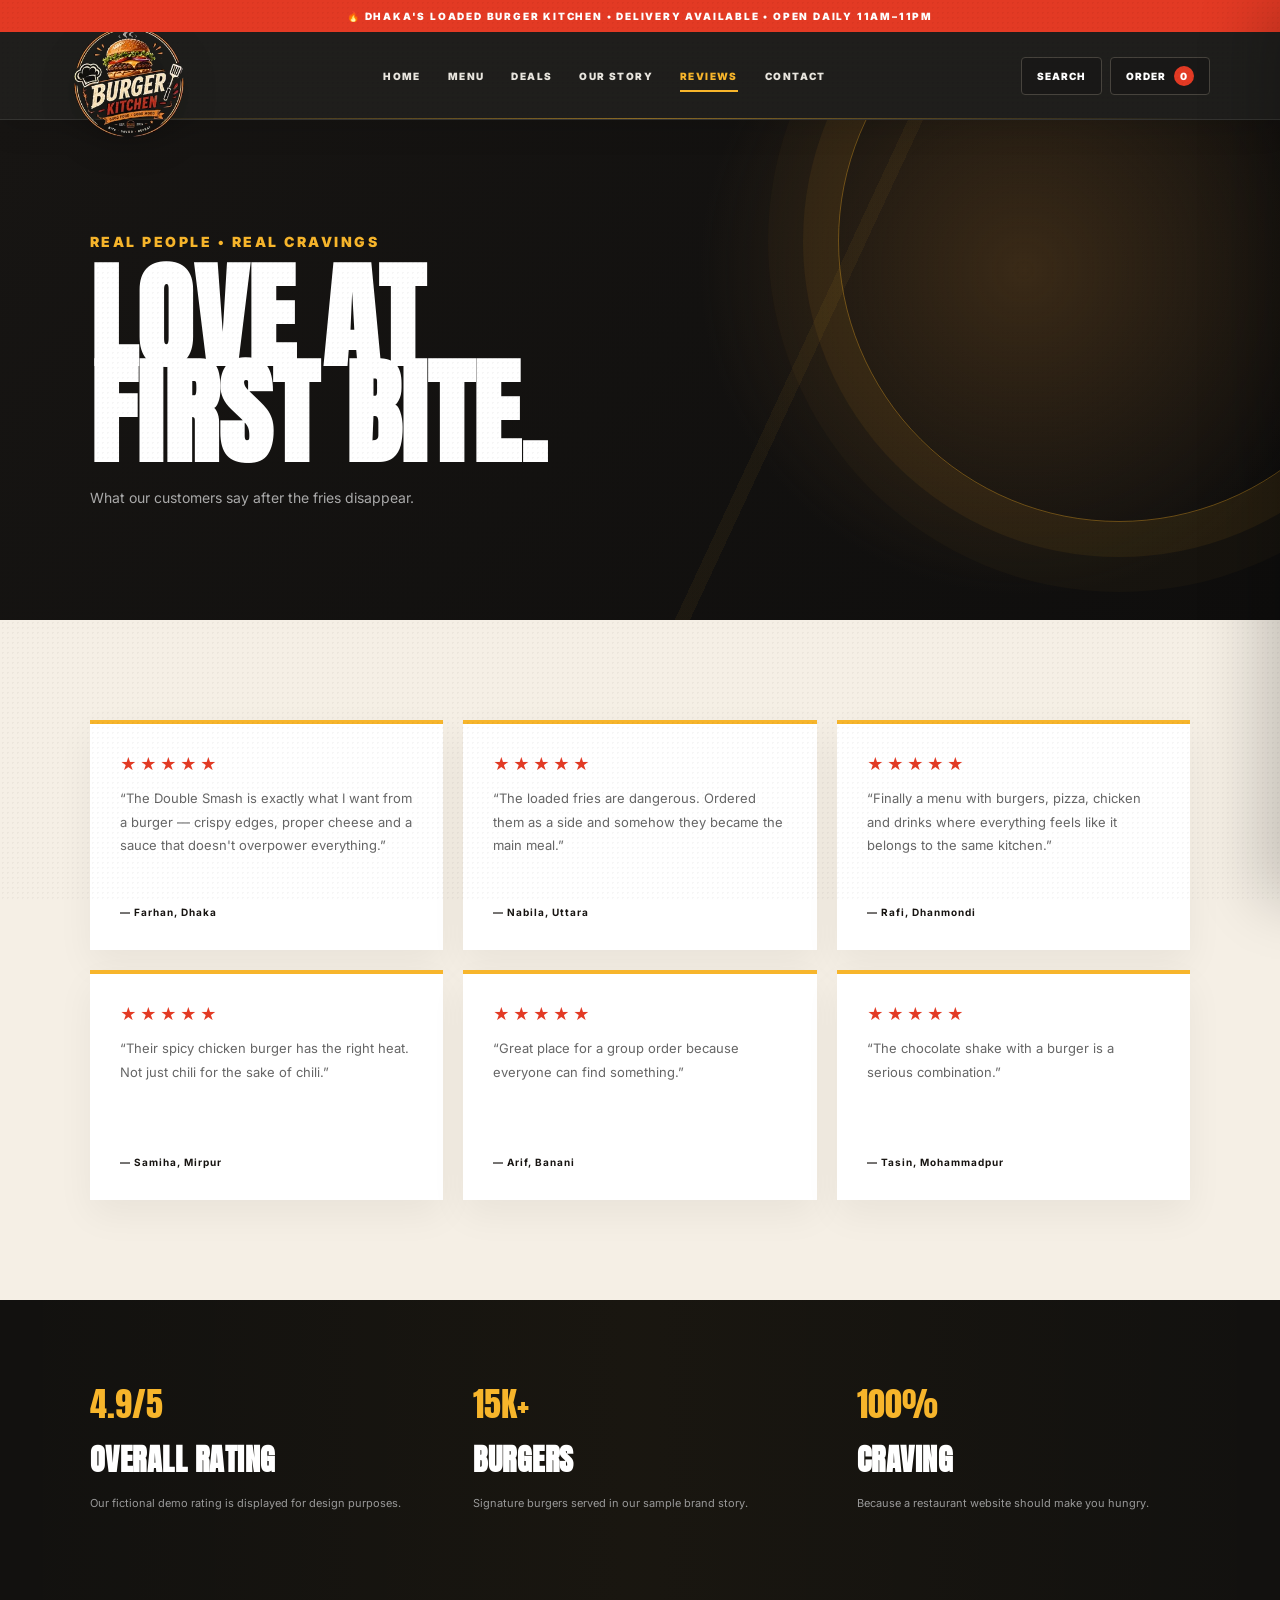
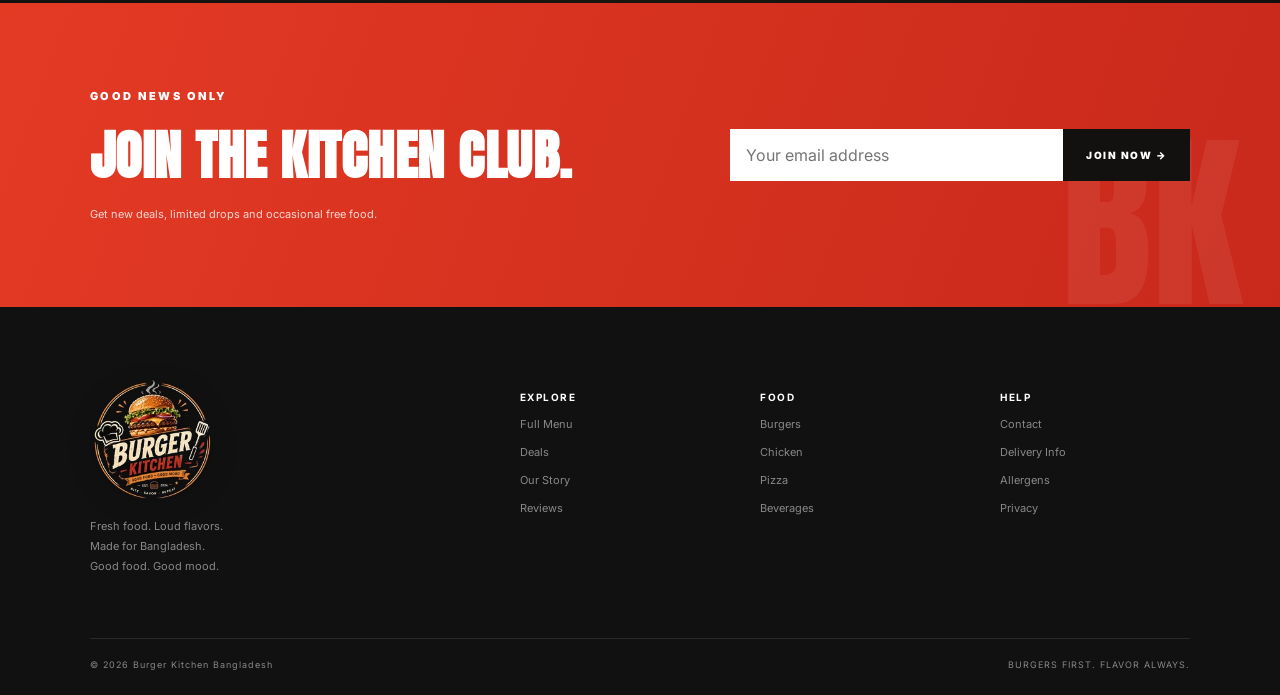
<file: reviews.html>
<!doctype html><html lang="en"><head><meta charset="utf-8"><meta name="viewport" content="width=device-width,initial-scale=1"><title>Reviews — Burger Kitchen</title><meta name="theme-color" content="#12110f"><meta name="mobile-web-app-capable" content="yes"><meta name="apple-mobile-web-app-capable" content="yes"><meta name="apple-mobile-web-app-status-bar-style" content="black-translucent"><link rel="manifest" href="manifest.webmanifest"><link rel="stylesheet" href="style.css"></head><body><div class="announce">🔥 DHAKA'S LOADED BURGER KITCHEN • DELIVERY AVAILABLE • OPEN DAILY 11AM–11PM</div>
<header><a href="index.html" class="logo-link"><img src="logo.png" class="logo" alt="Burger Kitchen"></a><nav class="nav"><a href="index.html">HOME</a><a class="active" href="menu.html">MENU</a><a href="deals.html">DEALS</a><a href="about.html">OUR STORY</a><a href="reviews.html">REVIEWS</a><a href="contact.html">CONTACT</a></nav><div class="head-actions"><button class="search" onclick="document.getElementById('searchInput')?.focus()">SEARCH</button><button class="cart" id="cartBtn">ORDER <span id="cartCount">0</span></button><button class="hamb" id="hamb">☰</button></div></header><section class="page-hero"><div><p class="eyebrow">REAL PEOPLE • REAL CRAVINGS</p><h1>LOVE AT<br>FIRST BITE.</h1><p>What our customers say after the fries disappear.</p></div></section><section class="section"><div class="review-grid"><article class="review"><div class="stars">★★★★★</div><p>“The Double Smash is exactly what I want from a burger — crispy edges, proper cheese and a sauce that doesn't overpower everything.”</p><b>— Farhan, Dhaka</b></article><article class="review"><div class="stars">★★★★★</div><p>“The loaded fries are dangerous. Ordered them as a side and somehow they became the main meal.”</p><b>— Nabila, Uttara</b></article><article class="review"><div class="stars">★★★★★</div><p>“Finally a menu with burgers, pizza, chicken and drinks where everything feels like it belongs to the same kitchen.”</p><b>— Rafi, Dhanmondi</b></article><article class="review"><div class="stars">★★★★★</div><p>“Their spicy chicken burger has the right heat. Not just chili for the sake of chili.”</p><b>— Samiha, Mirpur</b></article><article class="review"><div class="stars">★★★★★</div><p>“Great place for a group order because everyone can find something.”</p><b>— Arif, Banani</b></article><article class="review"><div class="stars">★★★★★</div><p>“The chocolate shake with a burger is a serious combination.”</p><b>— Tasin, Mohammadpur</b></article></div></section><section class="dark-band"><div><b>4.9/5</b><h3>OVERALL RATING</h3><p>Our fictional demo rating is displayed for design purposes.</p></div><div><b>15K+</b><h3>BURGERS</h3><p>Signature burgers served in our sample brand story.</p></div><div><b>100%</b><h3>CRAVING</h3><p>Because a restaurant website should make you hungry.</p></div></section><section class="newsletter"><div><p class="eyebrow" style="color:#fff">GOOD NEWS ONLY</p><h2>JOIN THE KITCHEN CLUB.</h2><p>Get new deals, limited drops and occasional free food.</p></div><form id="newsletter"><input type="email" required placeholder="Your email address"><button class="btn dark">JOIN NOW →</button></form></section><footer class="footer"><div class="footer-grid"><div><img src="logo.png" class="footer-logo"><p>Fresh food. Loud flavors.<br>Made for Bangladesh.<br>Good food. Good mood.</p></div><div><h4>EXPLORE</h4><a href="menu.html">Full Menu</a><a href="deals.html">Deals</a><a href="about.html">Our Story</a><a href="reviews.html">Reviews</a></div><div><h4>FOOD</h4><a href="burgers.html">Burgers</a><a href="chicken.html">Chicken</a><a href="pizza.html">Pizza</a><a href="beverages.html">Beverages</a></div><div><h4>HELP</h4><a href="contact.html">Contact</a><a href="#">Delivery Info</a><a href="#">Allergens</a><a href="#">Privacy</a></div></div><div class="bottom"><span>© 2026 Burger Kitchen Bangladesh</span><span>BURGERS FIRST. FLAVOR ALWAYS.</span></div></footer><aside class="cart-drawer" id="drawer"><div class="cart-head"><h3>YOUR ORDER</h3><button id="closeCart">×</button></div><div class="cart-items" id="cartItems"></div><div class="cart-foot"><div><span>Subtotal</span><span class="cart-total" id="cartTotal">৳0</span></div><button class="btn red" id="checkout" style="width:100%">PROCEED TO CHECKOUT →</button></div></aside><div class="overlay" id="overlay"></div><div class="toast" id="toast">Added ✓</div><script src="script.js"></script></body></html>
</file>
<file: style.css>
@import url('https://fonts.googleapis.com/css2?family=Anton&family=Inter:wght@400;500;600;700;800;900&display=swap');
:root{--red:#e33a24;--red2:#b92217;--yellow:#f7b52b;--black:#12110f;--black2:#1a1815;--cream:#f5efe5;--paper:#fffdfa;--muted:#756d63;--line:#e5dccf;--shadow:0 24px 70px rgba(38,22,10,.12)}
*{box-sizing:border-box}html{scroll-behavior:smooth}body{margin:0;background:var(--cream);color:#171411;font-family:Inter,Arial,sans-serif;overflow-x:hidden}body:before{content:"";position:fixed;inset:0;pointer-events:none;opacity:.035;background-image:radial-gradient(#000 1px,transparent 1px);background-size:5px 5px;z-index:999}a{text-decoration:none;color:inherit}button,input{font:inherit}.announce{background:var(--red);color:white;text-align:center;font-size:10px;font-weight:900;letter-spacing:1.8px;padding:10px 14px;position:relative;z-index:70}
header{height:88px;background:rgba(18,17,15,.94);backdrop-filter:blur(16px);color:white;display:flex;align-items:center;padding:0 5.5%;position:sticky;top:0;z-index:60;border-bottom:1px solid rgba(255,255,255,.09);box-shadow:0 8px 30px rgba(0,0,0,.12)}header:after{content:"";position:absolute;left:5.5%;right:5.5%;bottom:0;height:1px;background:linear-gradient(90deg,transparent,var(--yellow),transparent);opacity:.5}.logo-link{display:flex;align-items:center;height:100%;position:relative;z-index:3}.logo{width:118px;height:118px;object-fit:contain;position:relative;top:5px;z-index:5;filter:drop-shadow(0 10px 16px rgba(0,0,0,.35));transition:.35s}.logo:hover{transform:scale(1.06) rotate(-2deg)}.nav{display:flex;gap:27px;margin:auto}.nav a{font-size:10px;font-weight:900;letter-spacing:1.4px;color:#e9e6df;position:relative;padding:34px 0}.nav a:after{content:"";position:absolute;left:0;right:100%;bottom:24px;height:2px;background:var(--yellow);transition:.3s}.nav a:hover,.nav a.active{color:var(--yellow)}.nav a:hover:after,.nav a.active:after{right:0}.head-actions{display:flex;gap:8px;align-items:center}.search,.cart{border:1px solid #47433d;background:#191817;color:#fff;padding:12px 15px;border-radius:4px;cursor:pointer;font-weight:900;font-size:10px;letter-spacing:1px;transition:.25s}.search:hover,.cart:hover{border-color:var(--yellow);transform:translateY(-2px)}.cart span{background:var(--red);border-radius:50%;padding:4px 6px;margin-left:5px}.hamb{display:none;background:none;border:0;color:#fff;font-size:25px;cursor:pointer}
.page-hero{min-height:480px;background:radial-gradient(circle at 80% 30%,#3a2a17 0,transparent 30%),linear-gradient(135deg,#171513,#0f0e0d);color:#fff;padding:95px 7%;display:flex;align-items:center;position:relative;overflow:hidden}.page-hero:before{content:"";position:absolute;inset:0;background:linear-gradient(115deg,transparent 0 60%,rgba(247,181,43,.05) 60% 61%,transparent 61%)}.page-hero:after{content:"";position:absolute;right:-120px;top:-160px;width:560px;height:560px;border:1px solid #f5ae2460;border-radius:50%;box-shadow:0 0 0 35px #f5ae2410,0 0 0 70px #f5ae2407}.page-hero>div{position:relative;z-index:2}.eyebrow{color:var(--red);font-size:10px;font-weight:900;letter-spacing:2.5px}.page-hero .eyebrow{color:var(--yellow)}h1,h2,h3{font-family:Anton,sans-serif;letter-spacing:.5px}.page-hero h1{font-size:clamp(64px,9vw,115px);line-height:.84;margin:12px 0 22px;text-transform:uppercase}.page-hero p{max-width:700px;color:#aaa;line-height:1.9;font-size:14px}.crumb{font-size:10px;color:#777;letter-spacing:1.5px;margin-top:28px}
.section{padding:100px 7%;max-width:1550px;margin:auto}.section-head{display:flex;align-items:end;justify-content:space-between;margin-bottom:38px;gap:25px}.section-head h2{font-size:56px;line-height:.9;margin:8px 0 0}.section-head>p{color:#777;font-size:12px}.btn{display:inline-flex;align-items:center;justify-content:center;padding:15px 23px;border:0;font-size:10px;font-weight:900;letter-spacing:1.5px;cursor:pointer;transition:.3s;position:relative;overflow:hidden}.btn:before{content:"";position:absolute;inset:0;background:linear-gradient(110deg,transparent 35%,rgba(255,255,255,.2),transparent 65%);transform:translateX(-120%);transition:.6s}.btn:hover:before{transform:translateX(120%)}.btn:hover{transform:translateY(-3px);box-shadow:0 12px 28px rgba(0,0,0,.16)}.red{background:var(--red);color:#fff}.dark{background:var(--black);color:#fff}.outline{background:transparent;border:1px solid #5f5b55;color:#fff}
.hero-home{min-height:720px;background:radial-gradient(circle at 75% 45%,#382719 0,transparent 26%),linear-gradient(135deg,#171513,#0e0d0c);color:#fff;display:grid;grid-template-columns:1.03fr .97fr;padding:90px 7%;overflow:hidden;position:relative}.hero-home:before{content:"";position:absolute;width:550px;height:550px;border-radius:50%;border:1px solid rgba(247,181,43,.18);right:8%;top:9%;box-shadow:0 0 0 45px rgba(247,181,43,.035),0 0 0 90px rgba(247,181,43,.018)}.hero-home>div:first-child{position:relative;z-index:2;align-self:center}.hero-home h1{font-size:clamp(72px,9.5vw,138px);line-height:.78;margin:0 0 28px;text-shadow:0 10px 30px rgba(0,0,0,.25)}.hero-home h1 span{color:var(--yellow)}.hero-home p{max-width:560px;color:#aaa;line-height:1.9;font-size:14px}.buttons{display:flex;gap:10px;margin:30px 0}.hero-photo{display:flex;justify-content:center;align-items:center;position:relative;z-index:2}.hero-photo img{width:min(88%,570px);height:510px;object-fit:cover;border-radius:48% 52% 45% 55%;border:8px solid #2c2924;box-shadow:0 0 0 2px var(--yellow),0 30px 80px rgba(0,0,0,.4);transform:rotate(3deg);animation:float 5s ease-in-out infinite}.hero-photo:after{content:"";position:absolute;width:120px;height:120px;border-radius:50%;background:var(--yellow);filter:blur(50px);opacity:.18;right:7%;bottom:5%;z-index:-1}.badge{position:absolute;right:3%;top:5%;background:var(--red);width:108px;height:108px;border-radius:50%;display:grid;place-content:center;text-align:center;font:17px/1 Anton;transform:rotate(12deg);z-index:3;box-shadow:0 15px 35px #0005;animation:pulse 2.8s ease-in-out infinite}.stats{display:flex;gap:40px;margin-top:35px;border-top:1px solid #333;padding-top:24px}.stats b{font:25px Anton;color:var(--yellow);display:block}.stats small{font-size:9px;color:#777;letter-spacing:.8px}.ticker{overflow:hidden;background:var(--yellow);padding:13px 0;font:26px Anton;white-space:nowrap;transform:rotate(-1deg) scale(1.02);box-shadow:0 12px 30px rgba(0,0,0,.08);position:relative;z-index:4}.ticker div{display:inline-block;animation:move 25s linear infinite}
.categories{display:grid;grid-template-columns:repeat(4,1fr);gap:17px}.cat-card{min-height:245px;position:relative;overflow:hidden;background:#111;color:#fff;border-radius:5px;box-shadow:var(--shadow);isolation:isolate}.cat-card:after{content:"";position:absolute;inset:0;background:linear-gradient(180deg,transparent 30%,rgba(0,0,0,.85));z-index:1}.cat-card img{width:100%;height:100%;object-fit:cover;opacity:.72;transition:.6s}.cat-card:hover img{transform:scale(1.1) rotate(1deg);opacity:.55}.cat-card div{position:absolute;inset:auto 22px 20px;z-index:2}.cat-card h3{font-size:32px;margin:3px 0}.cat-card span{font-size:9px;letter-spacing:1.5px;color:#ddd}
.product-grid{display:grid;grid-template-columns:repeat(4,1fr);gap:19px}.filters{display:flex;flex-wrap:wrap;gap:7px;margin-bottom:20px}.filter{padding:11px 14px;background:#fff;border:1px solid var(--line);font-size:9px;font-weight:900;letter-spacing:1px;cursor:pointer;transition:.25s}.filter.active,.filter:hover{background:#111;color:#fff;transform:translateY(-2px)}#searchInput{width:100%;padding:16px 18px;border:1px solid var(--line);margin-bottom:30px;background:#fffdfa;outline:none;font-size:12px;transition:.25s}#searchInput:focus{border-color:var(--red);box-shadow:0 0 0 4px rgba(227,58,36,.08)}.product{background:var(--paper);border:1px solid var(--line);transition:.35s;overflow:hidden;position:relative}.product:hover{transform:translateY(-8px);box-shadow:0 22px 45px rgba(32,22,13,.13);border-color:#d5c8b7}.product img{width:100%;height:220px;object-fit:cover;display:block;transition:.6s}.product:hover img{transform:scale(1.04)}.pbody{padding:18px}.pbody small{color:var(--red);font-size:8px;font-weight:900;text-transform:uppercase;letter-spacing:1.5px}.pbody h3{font:20px Inter;font-weight:800;margin:8px 0}.pbody p{color:#777;font-size:11px;line-height:1.6;min-height:38px}.pbottom{display:flex;justify-content:space-between;align-items:center;margin-top:12px}.price{font:25px Anton}.price:before{content:"৳";font-family:Inter;font-size:13px;margin-right:2px}.add{border:0;background:#111;color:#fff;width:38px;height:38px;border-radius:50%;font-size:21px;cursor:pointer;transition:.25s}.add:hover{background:var(--red);transform:rotate(90deg) scale(1.08)}
.dark-band{background:var(--black);color:#fff;padding:78px 7%;display:grid;grid-template-columns:repeat(3,1fr);gap:50px;position:relative;overflow:hidden}.dark-band:before{content:"";position:absolute;inset:0;background:linear-gradient(90deg,transparent,#f7b52b08,transparent)}.dark-band>div{position:relative}.dark-band b{font:34px Anton;color:var(--yellow)}.dark-band h3{font-size:30px;margin:8px 0}.dark-band p{font-size:11px;line-height:1.9;color:#999;max-width:380px}.promo-grid{display:grid;grid-template-columns:1.25fr .75fr;gap:20px}.promo{min-height:360px;padding:42px;background:#e9dece;position:relative;overflow:hidden;box-shadow:var(--shadow)}.promo.darkp{background:#171513;color:#fff}.promo:before{content:"";position:absolute;width:220px;height:220px;border:1px solid currentColor;border-radius:50%;right:-90px;top:-90px;opacity:.1}.promo img{position:absolute;right:0;bottom:0;width:53%;height:100%;object-fit:cover;transition:.6s}.promo:hover img{transform:scale(1.06)}.promo div{position:relative;z-index:1;width:53%}.promo h3{font-size:47px;line-height:.88;margin:10px 0}.promo p{font-size:12px;color:#777;line-height:1.7}.promo.darkp p{color:#999}
.story{display:grid;grid-template-columns:1fr 1fr;gap:80px;align-items:center}.story img{width:100%;height:580px;object-fit:cover;box-shadow:var(--shadow);filter:saturate(.9)}.story h2{font-size:68px;line-height:.86}.story h2 span{color:var(--red)}.story p{font-size:13px;line-height:1.95;color:#6d675f}.review-grid{display:grid;grid-template-columns:repeat(3,1fr);gap:20px}.review{background:#fff;padding:30px;border-top:4px solid var(--yellow);box-shadow:0 15px 35px rgba(0,0,0,.05);transition:.3s}.review:hover{transform:translateY(-6px)}.stars{color:var(--red);letter-spacing:3px}.review p{color:#666;font-size:13px;line-height:1.8;min-height:100px}.review b{font-size:10px;letter-spacing:1px}.contact{display:grid;grid-template-columns:.8fr 1.2fr;gap:65px;align-items:center}.contact img{width:100%;height:450px;object-fit:cover;box-shadow:var(--shadow)}.contact h2{font-size:74px;line-height:.85;margin:5px 0 25px}.contact p{line-height:2;color:#777;font-size:12px}.faq{max-width:900px;margin:auto}.faq details{background:#fff;border-bottom:1px solid var(--line);padding:22px;transition:.25s}.faq details[open]{background:#fff8ed}.faq summary{font-weight:800;font-size:13px;cursor:pointer}.faq p{color:#777;line-height:1.8;font-size:12px}
.newsletter{background:linear-gradient(110deg,var(--red),#c8291b);color:#fff;padding:75px 7%;display:flex;justify-content:space-between;gap:35px;align-items:center;position:relative;overflow:hidden}.newsletter:after{content:"BK";font:190px Anton;color:#fff1;position:absolute;right:3%;bottom:-60px}.newsletter>*{position:relative;z-index:2}.newsletter h2{font-size:54px;margin:6px 0}.newsletter p{font-size:11px;color:#ffd6d2}.newsletter form{display:flex;min-width:460px}.newsletter input{flex:1;padding:16px;border:0;outline:none}.footer{background:#111;color:#888;padding:70px 7% 25px}.footer-grid{display:grid;grid-template-columns:2fr repeat(3,1fr);gap:50px;padding-bottom:50px}.footer-logo{width:125px;filter:drop-shadow(0 5px 12px rgba(0,0,0,.3))}.footer h4{font-size:10px;color:#fff;letter-spacing:1.5px}.footer a{display:block;font-size:11px;margin:14px 0;transition:.2s}.footer a:hover{color:#fff;transform:translateX(3px)}.footer p{font-size:11px;line-height:1.8}.bottom{border-top:1px solid #2b2926;padding-top:20px;display:flex;justify-content:space-between;font-size:9px;letter-spacing:1px}
.cart-drawer{position:fixed;right:-450px;top:0;bottom:0;width:450px;background:#fff;z-index:100;transition:.4s cubic-bezier(.22,1,.36,1);box-shadow:-20px 0 60px #0003;display:flex;flex-direction:column}.cart-drawer.open{right:0}.cart-head{padding:25px;border-bottom:1px solid #eee;display:flex;justify-content:space-between}.cart-head h3{margin:0;font-size:27px}.cart-head button{border:0;background:none;font-size:30px;cursor:pointer}.cart-items{padding:20px;overflow:auto;flex:1}.line{display:flex;justify-content:space-between;border-bottom:1px solid #eee;padding:16px 0}.line b{font-size:12px}.line small{display:block;color:#777;margin-top:5px}.line button{border:0;background:none;color:var(--red);font-size:9px;font-weight:900;cursor:pointer}.cart-foot{padding:22px;border-top:1px solid #eee}.cart-foot>div{display:flex;justify-content:space-between;margin-bottom:14px}.cart-total{font:27px Anton}.overlay{position:fixed;inset:0;background:#0009;z-index:90;display:none;backdrop-filter:blur(3px)}.overlay.show{display:block}.toast{position:fixed;bottom:25px;left:50%;transform:translate(-50%,20px);background:#111;color:#fff;padding:14px 20px;font-size:10px;font-weight:800;opacity:0;z-index:200;transition:.25s;box-shadow:0 10px 30px #0004}.toast.show{opacity:1;transform:translate(-50%,0)}
.reveal{opacity:0;transform:translateY(30px);transition:opacity .8s ease,transform .8s cubic-bezier(.22,1,.36,1)}.reveal.visible{opacity:1;transform:none}.stagger>*{opacity:0;transform:translateY(20px);animation:rise .65s cubic-bezier(.22,1,.36,1) forwards}.stagger>*:nth-child(2){animation-delay:.08s}.stagger>*:nth-child(3){animation-delay:.16s}.stagger>*:nth-child(4){animation-delay:.24s}.stagger>*:nth-child(5){animation-delay:.32s}.stagger>*:nth-child(6){animation-delay:.4s}.stagger>*:nth-child(7){animation-delay:.48s}.stagger>*:nth-child(8){animation-delay:.56s}@keyframes rise{to{opacity:1;transform:none}}@keyframes float{0%,100%{transform:rotate(3deg) translateY(0)}50%{transform:rotate(1deg) translateY(-12px)}}@keyframes pulse{0%,100%{box-shadow:0 15px 35px #0005;transform:rotate(12deg) scale(1)}50%{box-shadow:0 18px 45px #0007;transform:rotate(12deg) scale(1.05)}}@keyframes move{to{transform:translateX(-50%)}}
@media(max-width:1050px){.nav{gap:13px}.product-grid{grid-template-columns:repeat(3,1fr)}.categories{grid-template-columns:repeat(2,1fr)}.hero-home{grid-template-columns:1fr}.hero-photo{margin-top:55px}.story,.contact,.promo-grid{grid-template-columns:1fr}.dark-band,.review-grid{grid-template-columns:1fr}.newsletter{display:block}.newsletter form{margin-top:22px}.promo{min-height:380px}}
@media(max-width:720px){header{height:72px;padding:0 16px}.logo{width:88px;height:88px;top:2px}.nav{display:none;position:absolute;left:0;right:0;top:72px;background:#111;padding:15px 22px 25px;flex-direction:column;gap:0;box-shadow:0 20px 40px #0005}.nav.mobile{display:flex}.nav a{padding:14px 0}.nav a:after{bottom:7px}.hamb{display:block}.head-actions .search{display:none}.hero-home{padding:65px 22px;min-height:auto}.hero-home h1{font-size:72px}.hero-photo img{height:350px}.hero-photo{margin-top:60px}.badge{right:1%;top:0;width:88px;height:88px;font-size:14px}.stats{gap:20px;flex-wrap:wrap}.section{padding:70px 22px}.section-head{display:block}.section-head h2{font-size:45px}.categories,.product-grid{grid-template-columns:1fr}.cat-card{min-height:250px}.page-hero{padding:70px 22px;min-height:390px}.page-hero h1{font-size:67px}.dark-band{padding:60px 22px}.promo{min-height:520px;padding:32px}.promo img{width:58%;height:62%;opacity:.7}.promo div{width:70%}.story img{height:400px}.story h2,.contact h2{font-size:52px}.newsletter{padding:60px 22px}.newsletter h2{font-size:43px}.newsletter form{min-width:0;width:100%}.footer{padding:55px 22px 20px}.footer-grid{grid-template-columns:1fr 1fr;gap:35px}.footer-grid>div:first-child{grid-column:1/-1}.bottom{display:block;line-height:2}.bottom span{display:block}.cart-drawer{width:100%;right:-100%}}
@media(prefers-reduced-motion:reduce){*,*:before,*:after{scroll-behavior:auto!important;animation:none!important;transition:none!important}}

/* =========================================================
   BURGER KITCHEN — APP-FIRST MOBILE EXPERIENCE
   ========================================================= */
:root{
  --app-radius:22px;
  --app-glass:rgba(255,255,255,.82);
}
html{background:var(--cream)}
body{min-height:100vh;-webkit-tap-highlight-color:transparent}
button,a{touch-action:manipulation}
img{max-width:100%}
.mobile-bottom-nav,.mobile-order-bar,.mobile-app-section{display:none}

@media(max-width:720px){
  body{
    padding-bottom:86px;
    background:
      radial-gradient(circle at 10% 10%,rgba(227,58,36,.045),transparent 25%),
      radial-gradient(circle at 90% 30%,rgba(247,181,43,.07),transparent 28%),
      var(--cream);
  }
  body:before{opacity:.018}
  .announce{
    font-size:8px;letter-spacing:1.1px;padding:8px 12px;
    white-space:nowrap;overflow:hidden;text-overflow:ellipsis;
  }
  header{
    height:68px;
    padding:0 14px;
    background:rgba(18,17,15,.96);
    box-shadow:0 10px 30px rgba(0,0,0,.18);
  }
  .logo{width:82px;height:82px;top:1px}
  .head-actions{margin-left:auto}
  .cart{
    border:0;background:var(--red);border-radius:999px;
    padding:10px 13px;box-shadow:0 7px 18px rgba(227,58,36,.25);
  }
  .cart span{background:#fff;color:#111}
  .hamb{
    width:42px;height:42px;border:1px solid #393632;border-radius:50%;
    display:grid;place-items:center;font-size:21px;margin-left:3px;
  }
  .nav{
    top:68px;
    padding:12px 18px 18px;
    border-radius:0 0 24px 24px;
    border-top:1px solid rgba(255,255,255,.06);
  }
  .nav a{
    padding:13px 2px;
    font-size:10px;
    border-bottom:1px solid rgba(255,255,255,.07);
  }
  .nav a:last-child{border-bottom:0}
  .nav a:after{display:none}

  .hero-home{
    min-height:calc(100svh - 68px);
    padding:46px 20px 38px;
    display:flex;
    flex-direction:column;
    justify-content:center;
    border-radius:0 0 32px 32px;
  }
  .hero-home:before{width:330px;height:330px;right:-100px;top:18%}
  .hero-home h1{
    font-size:clamp(62px,18vw,88px);
    letter-spacing:-1px;
    margin-bottom:20px;
  }
  .hero-home p{font-size:12px;line-height:1.75}
  .buttons{display:grid;grid-template-columns:1fr 1fr;margin:24px 0;gap:9px}
  .btn{min-height:48px;border-radius:13px;padding:13px 15px;font-size:9px}
  .stats{gap:0;justify-content:space-between;margin-top:22px;padding-top:19px}
  .stats b{font-size:22px}
  .stats small{font-size:7px}
  .hero-photo{margin-top:38px}
  .hero-photo img{
    width:92%;height:300px;border-radius:34px;
    border-width:5px;transform:rotate(2deg);
  }
  .badge{
    width:76px;height:76px;right:0;top:-10px;font-size:12px;
  }

  .ticker{
    margin-top:-1px;
    padding:11px 0;
    font-size:20px;
  }
  .section{padding:56px 18px}
  .section-head{margin-bottom:24px}
  .section-head h2{font-size:42px}
  .section-head>p{font-size:10px;line-height:1.7;margin-top:12px}
  .categories{
    display:flex;
    overflow-x:auto;
    gap:12px;
    margin-right:-18px;
    padding-right:18px;
    padding-bottom:8px;
    scroll-snap-type:x mandatory;
    scrollbar-width:none;
  }
  .categories::-webkit-scrollbar{display:none}
  .cat-card{
    flex:0 0 78%;
    min-height:245px;
    border-radius:22px;
    scroll-snap-align:start;
  }
  .cat-card div{padding:18px}
  .cat-card h3{font-size:28px}
  .product-grid{
    grid-template-columns:repeat(2,minmax(0,1fr));
    gap:11px;
  }
  .product{
    border-radius:18px;
    box-shadow:0 10px 28px rgba(38,22,10,.08);
  }
  .product img{height:145px}
  .pbody{padding:13px}
  .pbody small{font-size:7px;letter-spacing:1px}
  .pbody h3{font-size:14px;line-height:1.15;margin:6px 0}
  .pbody p{
    font-size:9px;line-height:1.45;
    min-height:0;
    display:-webkit-box;-webkit-line-clamp:3;-webkit-box-orient:vertical;overflow:hidden;
  }
  .pbottom{margin-top:10px}
  .price{font-size:20px}
  .price:before{font-size:10px}
  .add{
    width:34px;height:34px;font-size:19px;
    box-shadow:0 5px 12px rgba(0,0,0,.15)
  }
  .dark-band{
    padding:54px 20px;
    gap:34px;
    border-radius:30px 30px 0 0;
  }
  .dark-band>div{padding-left:4px}
  .dark-band h3{font-size:27px}
  .dark-band p{font-size:10px;line-height:1.8}
  .page-hero{
    min-height:350px;
    padding:58px 20px;
    border-radius:0 0 30px 30px;
  }
  .page-hero h1{font-size:clamp(60px,17vw,78px)}
  .page-hero p{font-size:11px;line-height:1.8}
  .crumb{font-size:8px}
  .filters{
    display:flex;
    overflow-x:auto;
    gap:8px;
    margin:0 -18px 18px;
    padding:2px 18px 10px;
    scrollbar-width:none;
    scroll-snap-type:x proximity;
  }
  .filters::-webkit-scrollbar{display:none}
  .filter{
    flex:0 0 auto;
    border-radius:999px!important;
    padding:10px 14px!important;
    font-size:8px!important;
    scroll-snap-align:start;
  }
  #searchInput{
    border-radius:14px;
    padding:14px 16px!important;
    margin-bottom:20px!important;
  }
  .promo-grid{gap:12px}
  .promo{min-height:470px;border-radius:24px;padding:27px}
  .promo h3{font-size:41px}
  .promo img{border-radius:20px}
  .story,.contact{gap:34px}
  .story img,.contact img{height:330px;border-radius:24px}
  .story h2,.contact h2{font-size:48px}
  .review-grid{
    display:flex;
    overflow-x:auto;
    gap:12px;
    margin-right:-18px;
    padding-right:18px;
    scrollbar-width:none;
  }
  .review-grid::-webkit-scrollbar{display:none}
  .review{
    flex:0 0 82%;
    border-radius:20px;
    padding:24px;
  }
  .newsletter{
    padding:55px 20px;
    border-radius:30px 30px 0 0;
  }
  .newsletter h2{font-size:39px}
  .newsletter form{display:grid;gap:8px}
  .newsletter input,.newsletter .btn{border-radius:13px;min-height:48px}
  .footer{padding:52px 20px 24px}
  .footer-grid{gap:25px}
  .footer-logo{width:105px}
  .footer a{padding:4px 0}

  /* App-like fixed navigation */
  .mobile-bottom-nav{
    display:flex;
    position:fixed;
    left:10px;right:10px;bottom:10px;
    height:66px;
    padding:7px;
    z-index:120;
    background:rgba(20,19,17,.93);
    backdrop-filter:blur(20px) saturate(1.2);
    -webkit-backdrop-filter:blur(20px) saturate(1.2);
    border:1px solid rgba(255,255,255,.12);
    border-radius:22px;
    box-shadow:0 18px 50px rgba(0,0,0,.28);
    align-items:stretch;
    justify-content:space-around;
  }
  .mobile-bottom-nav a,.mobile-bottom-nav button{
    flex:1;border:0;background:transparent;color:#aaa;
    display:flex;flex-direction:column;align-items:center;justify-content:center;
    gap:3px;border-radius:17px;font-size:8px;font-weight:900;letter-spacing:.4px;
    cursor:pointer;
  }
  .mobile-bottom-nav .m-icon{font-size:19px;line-height:1}
  .mobile-bottom-nav .active,.mobile-bottom-nav button.active{
    background:rgba(227,58,36,.16);color:#fff;
  }
  .mobile-bottom-nav .active .m-icon{filter:drop-shadow(0 4px 8px rgba(227,58,36,.35))}
  .mobile-order-bar{
    display:flex;
    position:fixed;
    left:16px;right:16px;bottom:86px;
    z-index:110;
    min-height:52px;
    align-items:center;justify-content:space-between;
    padding:7px 8px 7px 15px;
    background:#fffdfa;
    border:1px solid #eadfd2;
    border-radius:18px;
    box-shadow:0 14px 35px rgba(39,24,12,.16);
    transform:translateY(130%);
    opacity:0;
    transition:.35s cubic-bezier(.22,1,.36,1);
  }
  .mobile-order-bar.show{transform:none;opacity:1}
  .mobile-order-bar .order-info{font-size:9px;font-weight:800}
  .mobile-order-bar .order-info b{display:block;font-size:13px}
  .mobile-order-bar .mobile-order-btn{
    border:0;background:var(--red);color:#fff;border-radius:13px;
    padding:11px 14px;font-size:9px;font-weight:900;
  }
  .mobile-app-section{
    display:block;
    margin:0 18px 55px;
    padding:28px 22px;
    border-radius:25px;
    background:linear-gradient(135deg,#171513,#26221d);
    color:#fff;
    box-shadow:0 20px 50px rgba(0,0,0,.14);
    position:relative;overflow:hidden;
  }
  .mobile-app-section:after{
    content:"BK";
    position:absolute;right:-8px;bottom:-30px;
    font:130px Anton;color:#fff0a;
  }
  .mobile-app-section>*{position:relative;z-index:2}
  .mobile-app-section h3{font-size:31px;margin:4px 0 9px}
  .mobile-app-section p{font-size:10px;line-height:1.8;color:#aaa;max-width:280px}
  .mobile-app-pills{display:flex;gap:7px;flex-wrap:wrap;margin-top:16px}
  .mobile-app-pills span{
    padding:8px 10px;border:1px solid #403b34;border-radius:999px;
    font-size:7px;font-weight:900;letter-spacing:.7px;color:#ddd;
  }

  /* Prevent fixed elements from covering the checkout drawer */
  .cart-drawer{border-radius:26px 26px 0 0;top:auto;height:min(88svh,760px)}
  .cart-drawer.open{bottom:0}
  .cart-head{padding:20px 20px 16px}
  .cart-items{padding:12px 20px}
  .cart-foot{padding:16px 20px 20px}
  .cart-foot .btn{border-radius:14px}
}
@media(max-width:430px){
  .product-grid{gap:9px}
  .product img{height:130px}
  .pbody{padding:11px}
  .pbody h3{font-size:13px}
  .pbody p{font-size:8.5px}
  .hero-home h1{font-size:65px}
}
@media(hover:none){
  .product:hover,.cat-card:hover,.review:hover,.btn:hover{transform:none;box-shadow:inherit}
  .add:active{transform:scale(.92);background:var(--red)}
  .btn:active{transform:scale(.98)}
}
</file>
